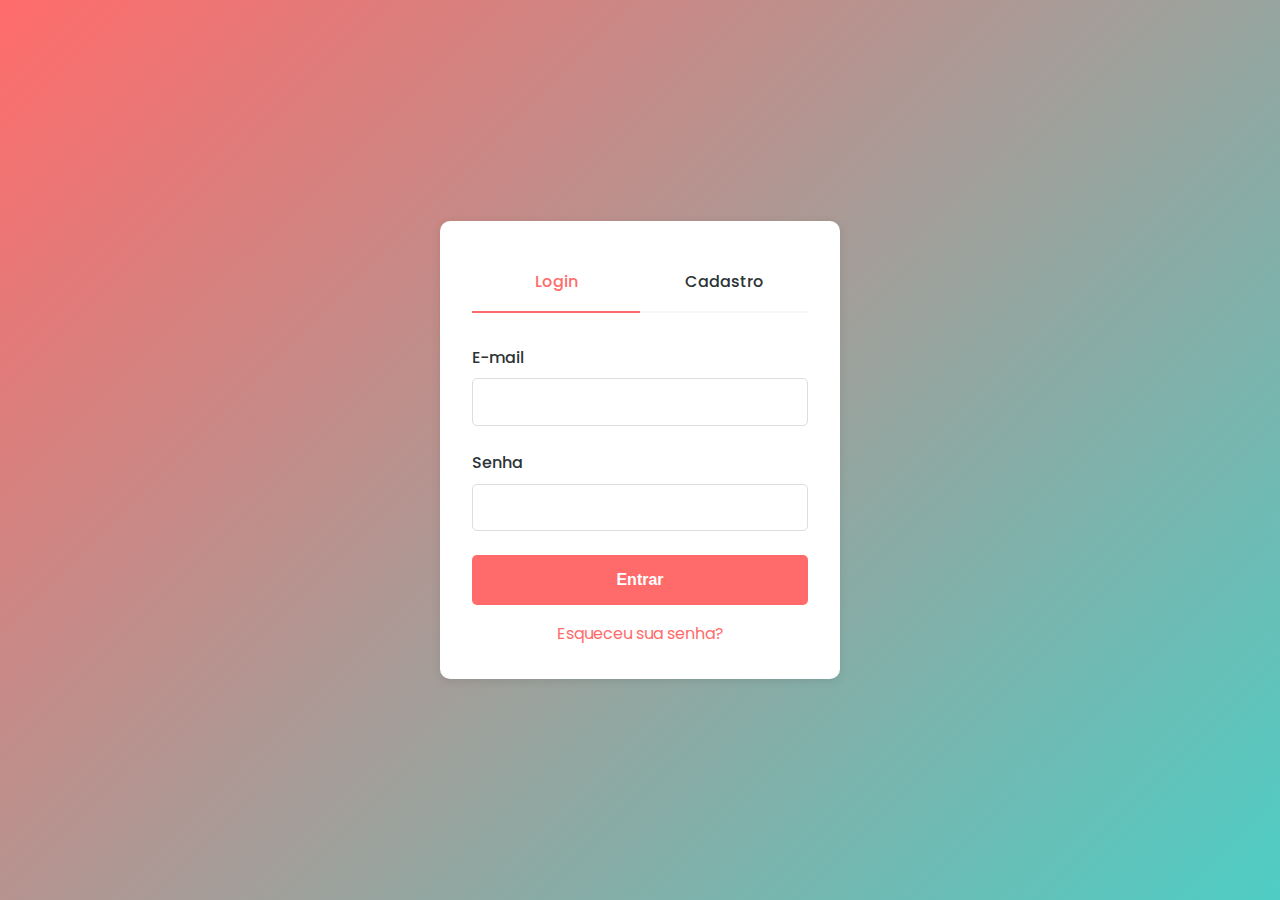
<file: pages/login.html>
<!DOCTYPE html>
<html lang="pt-BR">
<head>
    <meta charset="UTF-8">
    <meta name="viewport" content="width=device-width, initial-scale=1.0">
    <title>Login - Patitas Hotel</title>
    <link rel="stylesheet" href="../assets/css/style.css">
    <link rel="stylesheet" href="https://cdnjs.cloudflare.com/ajax/libs/font-awesome/6.0.0/css/all.min.css">
    <link href="https://fonts.googleapis.com/css2?family=Poppins:wght@300;400;500;600;700&display=swap" rel="stylesheet">
    <style>
        .auth-container {
            min-height: 100vh;
            display: flex;
            align-items: center;
            justify-content: center;
            background: linear-gradient(135deg, var(--primary-color), var(--secondary-color));
            padding: 2rem;
        }

        .auth-box {
            background: var(--white);
            padding: 2rem;
            border-radius: 10px;
            box-shadow: var(--shadow);
            width: 100%;
            max-width: 400px;
        }

        .auth-tabs {
            display: flex;
            margin-bottom: 2rem;
            border-bottom: 2px solid var(--light-gray);
        }

        .auth-tab {
            flex: 1;
            text-align: center;
            padding: 1rem;
            cursor: pointer;
            font-weight: 500;
            color: var(--text-color);
            transition: all 0.3s ease;
        }

        .auth-tab.active {
            color: var(--primary-color);
            border-bottom: 2px solid var(--primary-color);
            margin-bottom: -2px;
        }

        .auth-form {
            display: none;
        }

        .auth-form.active {
            display: block;
        }

        .auth-links {
            text-align: center;
            margin-top: 1rem;
        }

        .auth-links a {
            color: var(--primary-color);
            text-decoration: none;
        }

        .auth-links a:hover {
            text-decoration: underline;
        }
    </style>
</head>
<body>
    <div class="auth-container">
        <div class="auth-box">
            <div class="auth-tabs">
                <div class="auth-tab active" data-tab="login">Login</div>
                <div class="auth-tab" data-tab="register">Cadastro</div>
            </div>

            <!-- Formulário de Login -->
            <form id="loginForm" class="auth-form active">
                <div class="form-group">
                    <label for="loginEmail">E-mail</label>
                    <input type="email" id="loginEmail" name="email" required>
                </div>
                <div class="form-group">
                    <label for="loginPassword">Senha</label>
                    <input type="password" id="loginPassword" name="password" required>
                </div>
                <button type="submit" class="btn-submit">Entrar</button>
                <div class="auth-links">
                    <a href="#" class="forgot-password">Esqueceu sua senha?</a>
                </div>
            </form>

            <!-- Formulário de Cadastro -->
            <form id="registerForm" class="auth-form">
                <div class="form-group">
                    <label for="registerName">Nome Completo</label>
                    <input type="text" id="registerName" name="name" required>
                </div>
                <div class="form-group">
                    <label for="registerEmail">E-mail</label>
                    <input type="email" id="registerEmail" name="email" required>
                </div>
                <div class="form-group">
                    <label for="registerPhone">Telefone</label>
                    <input type="tel" id="registerPhone" name="phone" required>
                </div>
                <div class="form-group">
                    <label for="registerPassword">Senha</label>
                    <input type="password" id="registerPassword" name="password" required>
                </div>
                <div class="form-group">
                    <label for="registerPasswordConfirm">Confirmar Senha</label>
                    <input type="password" id="registerPasswordConfirm" name="passwordConfirm" required>
                </div>
                <button type="submit" class="btn-submit">Cadastrar</button>
            </form>
        </div>
    </div>

    <script src="../assets/js/main.js"></script>
    <script>
        // Gerenciar abas de login/cadastro
        document.querySelectorAll('.auth-tab').forEach(tab => {
            tab.addEventListener('click', () => {
                // Remover classe active de todas as abas e formulários
                document.querySelectorAll('.auth-tab').forEach(t => t.classList.remove('active'));
                document.querySelectorAll('.auth-form').forEach(f => f.classList.remove('active'));

                // Adicionar classe active na aba clicada e seu formulário correspondente
                tab.classList.add('active');
                document.getElementById(`${tab.dataset.tab}Form`).classList.add('active');
            });
        });

        // Validação de senha no cadastro
        const registerForm = document.getElementById('registerForm');
        if (registerForm) {
            registerForm.addEventListener('submit', function(e) {
                const password = this.querySelector('[name="password"]').value;
                const passwordConfirm = this.querySelector('[name="passwordConfirm"]').value;

                if (password !== passwordConfirm) {
                    e.preventDefault();
                    alert('As senhas não coincidem!');
                }
            });
        }
    </script>
</body>
</html>
</file>
<file: assets/css/style.css>
/* Reset e Estilos Globais */
* {
    margin: 0;
    padding: 0;
    box-sizing: border-box;
}

:root {
    --primary-color: #FF6B6B;
    --secondary-color: #4ECDC4;
    --text-color: #2D3436;
    --light-gray: #F7F7F7;
    --white: #FFFFFF;
    --shadow: 0 2px 10px rgba(0, 0, 0, 0.1);
}

body {
    font-family: 'Poppins', sans-serif;
    line-height: 1.6;
    color: var(--text-color);
}

.container {
    max-width: 1200px;
    margin: 0 auto;
    padding: 0 20px;
}

/* Header e Navegação */
.header {
    background-color: var(--white);
    box-shadow: var(--shadow);
    position: fixed;
    width: 100%;
    top: 0;
    z-index: 1000;
}

.nav-container {
    display: flex;
    justify-content: space-between;
    align-items: center;
    padding: 1rem 2rem;
    max-width: 1200px;
    margin: 0 auto;
}

.logo img {
    height: 50px;
}

.nav-menu {
    display: flex;
    list-style: none;
    gap: 2rem;
}

.nav-menu a {
    text-decoration: none;
    color: var(--text-color);
    font-weight: 500;
    transition: color 0.3s ease;
}

.nav-menu a:hover {
    color: var(--primary-color);
}

.btn-login {
    background-color: var(--primary-color);
    color: var(--white) !important;
    padding: 0.5rem 1rem;
    border-radius: 5px;
}

.menu-toggle {
    display: none;
    font-size: 1.5rem;
    cursor: pointer;
}

/* Banner Principal */
.hero-banner {
    background: linear-gradient(rgba(0, 0, 0, 0.5), rgba(0, 0, 0, 0.5)),
                url('../images/banner.jpg') center/cover;
    height: 80vh;
    display: flex;
    align-items: center;
    justify-content: center;
    text-align: center;
    color: var(--white);
    margin-top: 80px;
}

.banner-content {
    max-width: 800px;
    padding: 2rem;
}

.banner-content h1 {
    font-size: 3rem;
    margin-bottom: 1rem;
}

.cta-button {
    display: inline-block;
    background-color: var(--primary-color);
    color: var(--white);
    padding: 1rem 2rem;
    border-radius: 5px;
    text-decoration: none;
    font-weight: 600;
    margin-top: 2rem;
    transition: transform 0.3s ease;
}

.cta-button:hover {
    transform: translateY(-3px);
}

/* Seção de Destaques */
.highlights {
    padding: 4rem 0;
    background-color: var(--light-gray);
}

.highlights .container {
    display: grid;
    grid-template-columns: repeat(auto-fit, minmax(250px, 1fr));
    gap: 2rem;
}

.highlight-card {
    background-color: var(--white);
    padding: 2rem;
    border-radius: 10px;
    text-align: center;
    box-shadow: var(--shadow);
    transition: transform 0.3s ease;
}

.highlight-card:hover {
    transform: translateY(-5px);
}

.highlight-card i {
    font-size: 2.5rem;
    color: var(--primary-color);
    margin-bottom: 1rem;
}

/* Footer */
.footer {
    background-color: var(--text-color);
    color: var(--white);
    padding: 4rem 0 2rem;
}

.footer-content {
    display: grid;
    grid-template-columns: repeat(auto-fit, minmax(200px, 1fr));
    gap: 2rem;
    margin-bottom: 2rem;
}

.footer-section h4 {
    margin-bottom: 1rem;
}

.social-links {
    display: flex;
    gap: 1rem;
}

.social-links a {
    color: var(--white);
    font-size: 1.5rem;
    transition: color 0.3s ease;
}

.social-links a:hover {
    color: var(--primary-color);
}

.footer-bottom {
    text-align: center;
    padding-top: 2rem;
    border-top: 1px solid rgba(255, 255, 255, 0.1);
}

/* Responsividade */
@media (max-width: 768px) {
    .menu-toggle {
        display: block;
    }

    .nav-menu {
        display: none;
        position: absolute;
        top: 100%;
        left: 0;
        width: 100%;
        background-color: var(--white);
        padding: 1rem;
        flex-direction: column;
        text-align: center;
    }

    .nav-menu.active {
        display: flex;
    }

    .banner-content h1 {
        font-size: 2rem;
    }
}

/* Formulários */
.form-container {
    max-width: 600px;
    margin: 2rem auto;
    padding: 2rem;
    background-color: var(--white);
    border-radius: 10px;
    box-shadow: var(--shadow);
}

.form-group {
    margin-bottom: 1.5rem;
}

.form-group label {
    display: block;
    margin-bottom: 0.5rem;
    font-weight: 500;
}

.form-group input,
.form-group textarea,
.form-group select {
    width: 100%;
    padding: 0.8rem;
    border: 1px solid #ddd;
    border-radius: 5px;
    font-family: inherit;
}

.form-group input:focus,
.form-group textarea:focus,
.form-group select:focus {
    outline: none;
    border-color: var(--primary-color);
}

.btn-submit {
    background-color: var(--primary-color);
    color: var(--white);
    padding: 1rem 2rem;
    border: none;
    border-radius: 5px;
    cursor: pointer;
    width: 100%;
    font-size: 1rem;
    font-weight: 600;
    transition: background-color 0.3s ease;
}

.btn-submit:hover {
    background-color: #ff5252;
}
</file>
